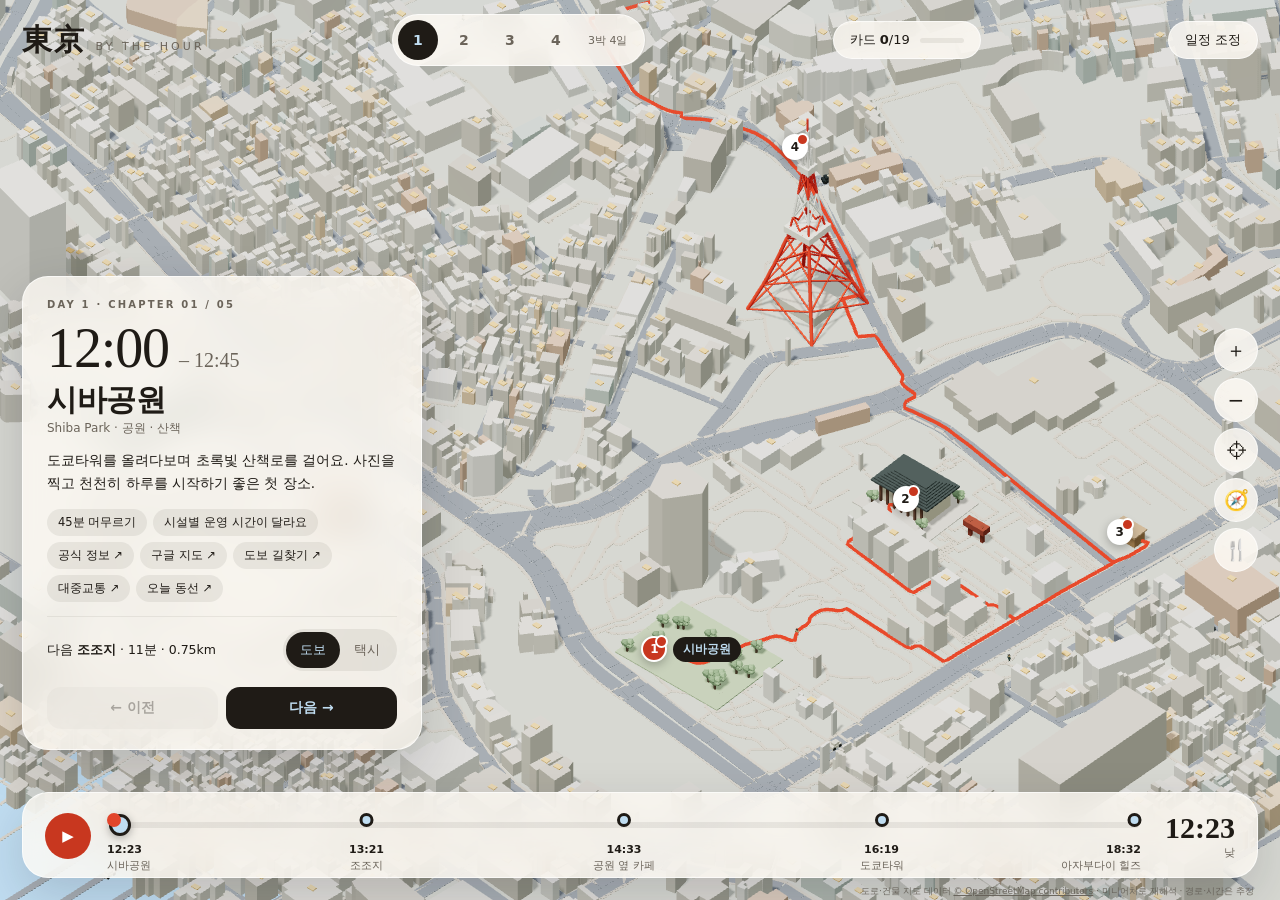
<file: index.html>
<!doctype html>
<html lang="ko">
<head>
<meta charset="utf-8">
<meta name="viewport" content="width=device-width,initial-scale=1,viewport-fit=cover">
<meta name="theme-color" content="#cfe4f2">
<title>Tokyo, by the hour · 시간으로 걷는 도쿄</title>
<meta name="description" content="하루를 시간 순서로 걷는 도쿄 여행 플래너. 타임라인을 움직이면 하늘이 바뀌고 도쿄타워에 불이 켜져요.">
<link rel="canonical" href="https://jaeyun0507.github.io/tokyo-miniature-trip/">
<link rel="icon" href="data:image/svg+xml,%3Csvg xmlns='http://www.w3.org/2000/svg' viewBox='0 0 32 32'%3E%3Crect width='32' height='32' rx='7' fill='%23e2452b'/%3E%3Ctext x='16' y='23' font-size='19' text-anchor='middle' font-family='serif' fill='%23fff'%3E%E6%9D%B1%3C/text%3E%3C/svg%3E">
<meta property="og:type" content="website">
<meta property="og:locale" content="ko_KR">
<meta property="og:site_name" content="Tokyo, by the hour">
<meta property="og:title" content="Tokyo, by the hour · 시간으로 걷는 도쿄">
<meta property="og:description" content="하루를 시간 순서로 걷는 도쿄 여행 플래너. 타임라인을 움직이면 하늘이 바뀌고 도쿄타워에 불이 켜져요.">
<meta property="og:url" content="https://jaeyun0507.github.io/tokyo-miniature-trip/">
<meta name="twitter:card" content="summary">
<meta name="twitter:title" content="Tokyo, by the hour · 시간으로 걷는 도쿄">
<meta name="twitter:description" content="하루를 시간 순서로 걷는 도쿄 여행 플래너. 타임라인을 움직이면 하늘이 바뀌고 도쿄타워에 불이 켜져요.">
<link rel="manifest" href="manifest.webmanifest">
<link rel="apple-touch-icon" href="icons/apple-touch-icon.png">
<meta name="mobile-web-app-capable" content="yes">
<meta name="apple-mobile-web-app-capable" content="yes">
<meta name="apple-mobile-web-app-title" content="Tokyo">
<meta name="format-detection" content="telephone=no">
<link rel="stylesheet" href="style.css">
<script type="importmap">{"imports":{"three":"./vendor/three.module.min.js"}}</script>
</head>
<body data-tone="day">
<div id="stage"><div id="canvas"></div><div id="pins"></div></div>

<header class="top">
  <a class="brand" href="./" aria-label="Tokyo, by the hour 처음으로">
    <span class="brand-kanji">東京</span>
    <span class="brand-text">by the hour</span>
  </a>
  <nav class="days" aria-label="여행 날짜">
    <button class="day active" data-day="1" aria-current="true">1</button>
    <button class="day" data-day="2">2</button>
    <button class="day" data-day="3">3</button>
    <button class="day" data-day="4">4</button>
    <span class="days-label">3박 4일</span>
  </nav>
  <button id="deck-btn" class="ghost deck-btn" aria-label="수집 카드"><span>카드 <b id="deck-n">0</b>/19</span><i class="deck-track"><i id="deck-bar" class="deck-fill"></i></i></button>
  <button id="open-plan" class="ghost">일정 조정</button>
</header>

<div class="tools" role="group" aria-label="지도 도구">
  <button id="zoom-in" aria-label="확대">＋</button>
  <button id="zoom-out" aria-label="축소">−</button>
  <button id="overview" aria-label="도시 전체 보기" title="전체 보기">⌖</button>
  <button id="explore-btn" aria-label="주변 장소 보기" aria-pressed="false" title="주변 장소">🧭</button>
  <button id="food-btn" aria-label="먹을텐데 맛집 목록" title="먹을텐데 맛집">🍴</button>
</div>

<!-- 스크립트가 시작되면 챕터 카드로 교체돼요. 스크립트 없이도 일정이 읽히도록 둔 정적 내용입니다. -->
<section id="card" aria-live="polite">
  <div class="eyebrow">Day 1 · Minato, Tokyo</div>
  <h2>도쿄타워를 따라 걷는 하루</h2>
  <ol>
    <li><b>시바공원 (Shiba Park)</b> — 도쿄타워를 바라보며 초록빛 산책로를 걸어요. 사진을 찍고 천천히 하루를 시작하기 좋은 첫 장소.</li>
    <li><b>조조지 (Zōjō-ji Temple)</b> — 오래된 사찰의 지붕 너머로 도쿄타워가 솟아 있어요. 경내와 산게다쓰몬을 천천히 둘러보세요.</li>
    <li><b>공원 옆 카페</b> — 공원 옆 베이커리 카페에서 빵과 커피로 쉬어가는 점심.</li>
    <li><b>도쿄타워 (Tokyo Tower)</b> — 도쿄를 상징하는 주황빛 철탑. 해 질 무렵 전망대에서 도시에 불이 켜지는 순간을 기다려 보세요.</li>
    <li><b>아자부다이 힐즈 (Azabudai Hills)</b> — 곡선형 건축과 녹색 광장, 상점과 마켓이 이어지는 마지막 코스. 가미야초역과 연결돼 있어요.</li>
  </ol>
</section>

<footer id="line">
  <button id="play" class="play" aria-label="하루 재생">▶</button>
  <div class="track">
    <input id="progress" type="range" min="0" max="1000" value="0" aria-label="하루의 시간 이동">
    <div id="stations"></div>
  </div>
  <div class="clockout" aria-hidden="true"><b id="clock">12:00</b><span id="phase">낮</span></div>
</footer>

<div id="sheet" hidden>
  <div class="sheet-body" role="dialog" aria-label="일정 조정">
    <h3>하루를 어떻게 걸을까요</h3>
    <label>출발 시간 <input id="start" type="time" value="12:00"></label>
    <fieldset>
      <legend>걷는 속도</legend>
      <label><input type="radio" name="pace" value="0.75"> 가볍게</label>
      <label><input type="radio" name="pace" value="1" checked> 여유롭게</label>
      <label><input type="radio" name="pace" value="1.25"> 천천히 오래</label>
    </fieldset>
    <p id="install-note" class="deck-note" hidden></p>
    <div class="sheet-actions"><button id="install" class="ghost" hidden>앱으로 설치</button><button id="sheet-cancel" class="ghost">닫기</button><button id="sheet-apply" class="primary">다시 계획하기</button></div>
  </div>
</div>

<div id="deck" hidden>
  <div class="sheet-body deck-body" role="dialog" aria-label="수집 카드">
    <h3>모은 카드</h3>
    <p class="deck-note">장소에 도착하면 카드를 얻어요. 이 브라우저에만 저장돼요.</p>
    <div id="deck-list"></div>
    <div class="sheet-actions"><button id="deck-close" class="primary">닫기</button></div>
  </div>
</div>

<div id="food" hidden>
  <div class="sheet-body deck-body" role="dialog" aria-label="먹을텐데 맛집">
    <h3>도쿄 맛집</h3>
    <div id="food-tabs" role="tablist" aria-label="맛집 종류">
      <button role="tab" data-tab="tv" aria-selected="true">먹을텐데</button>
      <button role="tab" data-tab="pick" aria-selected="false">미쉐린·현지 평가</button>
    </div>
    <p id="food-note" class="deck-note"></p>
    <div id="food-list"></div>
    <div class="sheet-actions"><button id="food-close" class="primary">닫기</button></div>
  </div>
</div>

<div id="empty-day" hidden>
  <span class="eyebrow">NEXT CHAPTER</span>
  <h2 id="empty-title"></h2>
  <p>이번 프로토타입은 첫째 날 도쿄타워 일대만 담고 있어요.<br>나머지 날은 아직 비어 있어요.</p>
  <button id="back-day" class="primary">첫째 날로 돌아가기</button>
</div>

<div id="explore" hidden><div id="explore-chips" role="group" aria-label="주변 장소 종류"></div></div>
<div id="poi" hidden></div>
<div id="map-status">도쿄의 작은 거리를 준비하고 있어요…</div>
<div class="attribution">도로·건물 지도 데이터 <a href="https://www.openstreetmap.org/copyright" target="_blank" rel="noopener">© OpenStreetMap contributors</a> · 미니어처로 재해석 · 경로·시간은 추정</div>
<noscript>
<section aria-label="Day 2~4 일정 요약">
  <h2>3박 4일 도쿄 여행 일정 (Day 2~4)</h2>
  <h3>Day 2 · 아사쿠사에서 스카이트리까지</h3>
  <ol>
    <li>가미나리몬 (Kaminarimon Gate): 아사쿠사 여행의 첫 관문인 붉은 등롱 문</li>
    <li>센소지 (Sensō-ji Temple): 나카미세 거리를 지나 본당까지</li>
    <li>스미다 공원 (Sumida Park): 스미다강변 산책로</li>
    <li>도쿄 스카이트리 (Tokyo Skytree): 높이 634m의 전파탑과 전망대</li>
    <li>도쿄 소라마치 (Tokyo Solamachi): 스카이트리 아래 복합 상업시설</li>
  </ol>
  <h3>Day 3 · 숲에서 교차로까지, 시부야 하루</h3>
  <ol>
    <li>메이지 신궁 (Meiji Jingu): 도심 속 숲길과 신사</li>
    <li>다케시타 거리 (Takeshita Street): 하라주쿠의 패션과 간식 거리</li>
    <li>오모테산도 (Omotesandō): 가로수길과 건축물</li>
    <li>시부야 스크램블 교차로 (Shibuya Crossing)</li>
    <li>시부야 스카이 (Shibuya Sky): 스크램블 스퀘어 옥상 전망 시설</li>
  </ol>
  <h3>Day 4 · 우에노에서 아키하바라까지</h3>
  <ol>
    <li>도쿄국립박물관 (Tokyo National Museum)</li>
    <li>우에노 온시공원 (Ueno Park)</li>
    <li>아메요코 시장 (Ameya-Yokochō)</li>
    <li>아키하바라 (Akihabara): 전자제품과 서브컬처 거리</li>
  </ol>
  <p>3D 지도는 JavaScript가 필요해요. 운영시간과 요금은 각 장소의 공식 사이트에서 확인해 주세요.</p>
</section>
</noscript>
<div id="toast" role="status"></div>
<script type="module" src="app.js"></script>
</body>
</html>
</file>
<file: style.css>
:root{
  --serif:"Iowan Old Style","Palatino Linotype","Book Antiqua",Georgia,"Noto Serif KR","Nanum Myeongjo","Batang",serif;
  --sans:system-ui,-apple-system,"Segoe UI","Malgun Gothic","Noto Sans KR",sans-serif;
  --accent:#e2452b; --accent-strong:#c8371f;
  --ink:#1f1b16; --ink-2:#6b645a; --glass:rgba(255,252,246,.80); --glass-line:rgba(255,255,255,.65); --chip:rgba(31,27,22,.07);
  --sky:#cfe4f2;
}
body[data-tone="night"]{
  --ink:#f3efe6; --ink-2:#b4b0c4; --glass:rgba(22,24,44,.74); --glass-line:rgba(255,255,255,.12); --chip:rgba(255,255,255,.10);
}
*{box-sizing:border-box}
html,body{height:100%;margin:0;overflow:hidden}
body{font-family:var(--sans);color:var(--ink);background:var(--sky);font-size:14px;-webkit-font-smoothing:antialiased}
button,input{font:inherit;color:inherit}
button{cursor:pointer;border:0;background:none}
a{color:inherit}
:focus-visible{outline:3px solid var(--accent);outline-offset:3px}

#stage,#canvas,#pins{position:fixed;inset:0}
#canvas canvas{display:block;width:100%;height:100%}
#pins{pointer-events:none}

/* top bar */
.top{position:fixed;z-index:10;top:0;left:0;right:0;display:flex;align-items:center;justify-content:space-between;gap:12px;padding:calc(14px + env(safe-area-inset-top)) 22px 0;pointer-events:none}
.top>*{pointer-events:auto}
.brand{display:flex;align-items:baseline;gap:10px;text-decoration:none}
.brand-kanji{font-family:var(--serif);font-size:30px;letter-spacing:.06em;font-weight:700}
.brand-text{font-size:11px;letter-spacing:.28em;text-transform:uppercase;color:var(--ink-2)}
.days{display:flex;align-items:center;gap:6px;background:var(--glass);border:1px solid var(--glass-line);backdrop-filter:blur(14px);padding:5px;border-radius:999px;transition:background .6s}
.day{width:40px;height:40px;border-radius:50%;font-weight:600;color:var(--ink-2)}
.day.active{background:var(--ink);color:var(--sky)}
.days-label{font-size:11px;color:var(--ink-2);padding:0 12px 0 6px}
.ghost{padding:9px 16px;border-radius:999px;background:var(--glass);border:1px solid var(--glass-line);backdrop-filter:blur(14px);font-size:13px;transition:background .6s}
.primary{padding:12px 22px;min-height:44px;border-radius:999px;background:var(--accent-strong);color:#fff;font-weight:600}

/* map tools */
.tools{position:fixed;z-index:10;right:22px;top:50%;transform:translateY(-50%);display:grid;gap:6px}
.tools button{width:44px;height:44px;border-radius:50%;background:var(--glass);border:1px solid var(--glass-line);backdrop-filter:blur(14px);font-size:20px;transition:background .6s}

/* chapter card */
#card{position:fixed;z-index:10;left:22px;bottom:150px;width:min(400px,calc(100vw - 44px));padding:22px 24px 20px;border-radius:26px;background:var(--glass);border:1px solid var(--glass-line);backdrop-filter:blur(18px);box-shadow:0 18px 50px rgba(20,24,40,.18);transition:background .6s,color .6s}
.eyebrow{font-size:10px;font-weight:700;letter-spacing:.22em;color:var(--ink-2);text-transform:uppercase}
.clock{font-family:var(--serif);font-size:56px;line-height:1;letter-spacing:-.02em;margin:10px 0 6px;font-variant-numeric:tabular-nums}
.clock span{font-size:20px;color:var(--ink-2);margin-left:10px;letter-spacing:0}
#card h2{font-family:var(--serif);font-size:30px;line-height:1.2;margin:4px 0 2px;font-weight:700;letter-spacing:-.01em}
.sub{margin:0 0 12px;color:var(--ink-2);font-size:12px}
.desc{margin:0 0 14px;line-height:1.7;font-size:13.5px}
.chips{display:flex;flex-wrap:wrap;gap:6px;margin-bottom:14px}
.chips span,.chips a{padding:6px 11px;border-radius:999px;background:var(--chip);font-size:11.5px;text-decoration:none}
.chips a:hover{background:var(--accent-strong);color:#fff}
.leg{display:flex;align-items:center;justify-content:space-between;gap:10px;padding:12px 0;border-top:1px solid var(--chip);font-size:12.5px}
.leg b{font-weight:600}
.seg{display:inline-flex;background:var(--chip);border-radius:999px;padding:3px}
.seg button{padding:9px 14px;min-height:36px;border-radius:999px;font-size:12.5px;color:var(--ink-2)}
.seg button.on{background:var(--ink);color:var(--sky)}
.nav{display:flex;gap:8px;margin-top:4px}
.nav button{flex:1;padding:12px;border-radius:14px;background:var(--chip);font-weight:600}
.nav .next{background:var(--ink);color:var(--sky)}
.nav button[disabled]{opacity:.35;cursor:default}

/* pins */
.pin{position:absolute;pointer-events:auto;transform:translate(-50%,-100%);display:flex;align-items:center;gap:6px;white-space:nowrap}
.pin i{font-style:normal;width:26px;height:26px;border-radius:50%;display:grid;place-items:center;background:#fff;color:#1f1b16;font-weight:700;font-size:12px;box-shadow:0 3px 10px rgba(0,0,0,.25);border:2px solid #fff}
.pin span{display:none;background:var(--ink);color:var(--sky);padding:5px 10px;border-radius:999px;font-size:11.5px;font-weight:600}
.pin.selected i{background:var(--accent-strong);color:#fff;border-color:#fff}
.pin.selected span{display:block}

/* timeline */
#line{position:fixed;z-index:10;left:22px;right:22px;bottom:calc(22px + env(safe-area-inset-bottom));display:flex;align-items:center;gap:18px;padding:16px 22px 14px;border-radius:26px;background:var(--glass);border:1px solid var(--glass-line);backdrop-filter:blur(18px);box-shadow:0 18px 50px rgba(20,24,40,.16);transition:background .6s}
.play{flex:none;width:46px;height:46px;border-radius:50%;background:var(--accent-strong);color:#fff;font-size:15px}
.track{position:relative;flex:1;height:54px}
#progress{position:absolute;left:0;right:0;top:6px;width:100%;margin:0;height:20px;background:transparent;-webkit-appearance:none;appearance:none}
#progress::-webkit-slider-runnable-track{height:6px;border-radius:3px;background:linear-gradient(90deg,var(--accent) var(--fill,0%),var(--chip) var(--fill,0%))}
#progress::-moz-range-track{height:6px;border-radius:3px;background:var(--chip)}
#progress::-moz-range-progress{height:6px;border-radius:3px;background:var(--accent)}
#progress::-webkit-slider-thumb{-webkit-appearance:none;width:22px;height:22px;margin-top:-8px;border-radius:50%;background:var(--sky);border:3px solid var(--ink);box-shadow:0 2px 8px rgba(0,0,0,.3)}
#progress::-moz-range-thumb{width:16px;height:16px;border-radius:50%;background:var(--sky);border:3px solid var(--ink)}
#stations{position:absolute;left:0;right:0;top:0;height:100%;pointer-events:none}
.st{position:absolute;top:0;transform:translateX(-50%);display:flex;flex-direction:column;align-items:center;gap:2px;pointer-events:auto;font-size:11px;color:var(--ink-2)}
.st:first-child{transform:translateX(-8px);align-items:flex-start}
.st:last-child{transform:translateX(calc(-100% + 8px));align-items:flex-end}
.st i{width:14px;height:14px;border-radius:50%;border:3px solid var(--ink);background:var(--sky);margin-top:3px;position:relative;z-index:2}
.st.on i{background:var(--accent);border-color:var(--accent)}
.st.past i{background:var(--ink)}
.st b{margin-top:14px;font-size:11px;color:var(--ink);font-variant-numeric:tabular-nums}
.st em{font-style:normal;max-width:84px;overflow:hidden;text-overflow:ellipsis;white-space:nowrap}
.clockout{flex:none;text-align:right;min-width:78px}
.clockout b{display:block;font-family:var(--serif);font-size:30px;line-height:1;font-variant-numeric:tabular-nums}
.clockout span{font-size:11px;color:var(--ink-2)}

/* sheet / empty / misc */
#sheet{position:fixed;inset:0;z-index:30;background:rgba(10,12,24,.45);display:flex;align-items:flex-end;justify-content:center}
#sheet[hidden],#empty-day[hidden],#map-status[hidden]{display:none}
.sheet-body{width:min(460px,100%);background:#fffaf1;color:#1f1b16;border-radius:26px 26px 0 0;padding:26px 24px calc(24px + env(safe-area-inset-bottom));display:grid;gap:16px}
.sheet-body h3{font-family:var(--serif);font-size:24px;margin:0}
.sheet-body label{display:flex;flex-direction:column;gap:6px;font-size:12px;color:#6b645a}
.sheet-body input[type=time]{padding:10px;border-radius:12px;border:1px solid #e3dccf;background:#fff;font-size:16px;color:#1f1b16}
fieldset{border:0;padding:0;margin:0;display:grid;gap:8px}
legend{font-size:12px;color:#6b645a;margin-bottom:6px}
fieldset label{flex-direction:row;align-items:center;gap:10px;font-size:14px;color:#1f1b16}
.sheet-actions{display:flex;gap:10px;justify-content:flex-end}
.sheet-body .ghost{background:#efe9dc;border-color:transparent;color:#1f1b16}
#empty-day{position:fixed;inset:0;z-index:20;background:rgba(238,233,222,.82);backdrop-filter:blur(10px);display:flex;flex-direction:column;align-items:center;justify-content:center;text-align:center;padding:30px;color:#1f1b16}
#empty-day h2{font-family:var(--serif);font-size:44px;margin:14px 0}
#empty-day p{color:#6b645a;line-height:1.8;margin:0 0 20px}
#map-status{position:fixed;z-index:15;top:46%;left:50%;transform:translate(-50%,-50%);background:var(--glass);border-radius:16px;padding:16px 20px;font-size:13px;text-align:center}
.attribution{position:fixed;z-index:9;right:26px;bottom:2px;font-size:9px;color:var(--ink-2);opacity:.9}
.attribution a{color:inherit}
#toast{position:fixed;z-index:40;bottom:130px;left:50%;transform:translateX(-50%);background:#1f1b16;color:#fff;padding:12px 18px;border-radius:12px;display:none;max-width:90vw;font-size:13px}

@media(max-width:760px){
  .top{padding:calc(10px + env(safe-area-inset-top)) 12px 0}
  .brand-text,.days-label{display:none}
  .brand-kanji{font-size:24px}
  .ghost{padding:8px 12px;font-size:12px}
  .tools{right:12px;top:auto;bottom:calc(262px + env(safe-area-inset-bottom));transform:none;grid-auto-flow:column}
  .tools button{width:38px;height:38px}
  #card{left:12px;right:12px;width:auto;bottom:calc(122px + env(safe-area-inset-bottom));padding:16px 18px 14px;border-radius:22px}
  .clock{font-size:40px;margin:6px 0 2px}.clock span{font-size:15px}
  #card h2{font-size:23px}
  .desc{display:none}
  .chips{margin-bottom:8px}.chips span:nth-child(2){display:none}
  .nav button{padding:10px}
  #line{left:12px;right:12px;bottom:calc(12px + env(safe-area-inset-bottom));gap:10px;padding:12px 14px 10px;border-radius:22px}
  .play{width:40px;height:40px}
  .clockout{display:none}
  .st em{display:none}.st.on em{display:block}
  .attribution{display:none}
}
@media(prefers-reduced-motion:reduce){*{transition:none!important;scroll-behavior:auto}}

/* 수집 카드 */
.deck-btn{display:flex;align-items:center;gap:10px}
.deck-track{display:block;width:44px;height:5px;border-radius:99px;background:var(--chip);overflow:hidden}
.deck-fill{display:block;height:100%;width:0;background:var(--accent-strong);transition:width .4s}
.pin.new i::after{content:"";position:absolute;top:-3px;right:-3px;width:9px;height:9px;border-radius:50%;background:var(--accent-strong);border:2px solid #fff}
.pin i{position:relative}
.got{margin-left:8px;padding:2px 8px;border-radius:99px;background:var(--accent-strong);color:#fff;font-size:10px;letter-spacing:0;text-transform:none}
#deck{position:fixed;inset:0;z-index:30;background:rgba(10,12,24,.45);display:flex;align-items:flex-end;justify-content:center}
#deck[hidden]{display:none}
.deck-body{max-height:86vh;overflow:auto}
.deck-note{margin:0;font-size:12px;color:#6b645a}
#deck-list section{margin-top:14px}
#deck-list h4{margin:0 0 8px;font-size:13px}
#deck-list h4 em{font-style:normal;color:#6b645a;font-weight:400;margin-left:6px}
#deck-list ul{list-style:none;margin:0;padding:0;display:grid;grid-template-columns:repeat(auto-fill,minmax(130px,1fr));gap:8px}
#deck-list li{display:flex;flex-direction:column;gap:3px;padding:10px 12px;border-radius:12px;background:#efe9dc;color:#6b645a;min-height:56px}
#deck-list li.on{background:#fff;border:1px solid #e3dccf;color:#1f1b16}
#deck-list li b{font-size:13px}
#deck-list li span{font-size:11px;color:#6b645a}
@media (max-width:760px){.deck-btn .deck-track{display:none}}

/* 모바일 상단바: 한 줄에 맞추기 */
@media (max-width:760px){
  .top{gap:6px}
  .ghost{padding:8px 11px;font-size:12px;white-space:nowrap}
  .day{width:34px;height:34px}
  .brand-kanji{white-space:nowrap}
}
@media (max-width:430px){.brand{display:none}.top{justify-content:center}}
.deck-body .sheet-actions{position:sticky;bottom:0;background:#fffaf1;padding-top:10px;margin-top:10px}

/* 먹을텐데 맛집 */
#food{position:fixed;inset:0;z-index:30;background:rgba(10,12,24,.45);display:flex;align-items:flex-end;justify-content:center}
#food[hidden]{display:none}
#food-list section{margin-top:14px}
#food-list h4{margin:0 0 8px;font-size:13px}
.food-item{padding:12px 14px;margin-bottom:8px;border-radius:14px;background:#fff;border:1px solid #e3dccf;color:#1f1b16}
.food-head{display:flex;align-items:center;gap:8px;flex-wrap:wrap}
.food-head b{font-size:15px}
.tv{padding:2px 8px;border-radius:99px;background:#c8371f;color:#fff;font-size:10.5px;font-weight:600}
.food-en{margin:2px 0 0;font-size:12px;color:#6b645a}
.food-addr{margin:6px 0 8px;font-size:12px;color:#6b645a;line-height:1.5}
.food-links{display:flex;flex-wrap:wrap;gap:6px 12px}
.food-links a{font-size:12px;color:#c8371f;text-decoration:none}
.food-links a:hover{text-decoration:underline}
#food-tabs{display:flex;gap:6px;margin:4px 0 8px}
#food-tabs button{padding:8px 14px;border-radius:999px;background:#efe9dc;color:#1f1b16;font-size:12.5px;font-weight:600}
#food-tabs button[aria-selected="true"]{background:#1f1b16;color:#fffaf1}
.tag{padding:2px 8px;border-radius:99px;font-size:10.5px;font-weight:600;color:#fff}
.tag.mich{background:#b3202a}
.tag.tabe{background:#7a5c1e}
.tag.gmap{background:#2f6b3f}

/* 앱처럼 쓰기: 터치 기본 동작 정리 */
html,body{overscroll-behavior:none;height:100dvh}
*{-webkit-tap-highlight-color:transparent}
button,input[type=range]{touch-action:manipulation}
.grab{display:none}
.more{display:block}
#install[hidden],#install-note[hidden]{display:none}

/* 모바일: 카드를 아래에서 올라오는 시트로. 기본은 작게, 손잡이를 누르거나 위로 밀면 펼쳐져요 */
@media(max-width:760px){
  #card{padding:6px 18px 14px;touch-action:pan-y}
  .grab{display:flex;justify-content:center;width:100%;min-height:28px;align-items:center;margin:0 0 2px}
  .grab i{display:block;width:44px;height:5px;border-radius:99px;background:var(--ink-2);opacity:.45}
  #card .more{display:none}
  #card.open .more{display:block;max-height:34vh;overflow:auto}
  #card.open .desc{display:block}
  #card.open .chips span:nth-child(2){display:inline-block}
  .clock{font-size:34px;margin:4px 0 0}
  #card h2{font-size:21px}
  .sub{margin-bottom:8px}
  .tools{top:calc(64px + env(safe-area-inset-top));bottom:auto;right:12px;grid-auto-flow:row}
  .tools button{width:44px;height:44px}
  .nav button,.seg button{min-height:44px}
  .st{min-width:44px}
}
@media(max-width:760px) and (max-height:620px){ #card .eyebrow,#card .sub{display:none} }
@media(max-width:760px){ #card:not(.open) .sub{display:none} #card:not(.open) .leg{padding:8px 0} }

/* 주변 장소 */
#explore{position:fixed;z-index:11;left:50%;transform:translateX(-50%);top:calc(64px + env(safe-area-inset-top));max-width:calc(100vw - 24px)}
#explore[hidden],#poi[hidden]{display:none}
#explore-chips{display:flex;gap:6px;overflow-x:auto;padding:4px;scrollbar-width:none}
#explore-chips button{display:flex;align-items:center;gap:6px;padding:8px 12px;min-height:36px;border-radius:999px;background:var(--glass);border:1px solid var(--glass-line);backdrop-filter:blur(14px);font-size:12px;white-space:nowrap;color:var(--ink)}
#explore-chips button[aria-pressed="false"]{opacity:.45}
#explore-chips i{width:10px;height:10px;border-radius:50%;display:block}
#explore-btn[aria-pressed="true"]{background:var(--ink);color:var(--sky)}
#poi{position:fixed;z-index:12;left:50%;transform:translateX(-50%);top:calc(112px + env(safe-area-inset-top));width:min(340px,calc(100vw - 24px));padding:14px 40px 12px 16px;border-radius:18px;background:var(--glass);border:1px solid var(--glass-line);backdrop-filter:blur(18px);box-shadow:0 12px 36px rgba(20,24,40,.2);display:grid;gap:4px}
#poi b{font-size:16px;font-family:var(--serif)}
#poi span,#poi small{font-size:12px;color:var(--ink-2)}
.poi-links{display:flex;gap:12px;margin:4px 0}
.poi-links a{font-size:13px;color:var(--accent-strong);font-weight:600}
.poi-x{position:absolute;top:6px;right:6px;width:36px;height:36px;border-radius:50%;font-size:20px}
@media(max-width:760px){#explore{top:calc(60px + env(safe-area-inset-top))}}
@media(max-width:760px){ .tools{top:calc(108px + env(safe-area-inset-top)) !important} #poi{top:calc(112px + env(safe-area-inset-top));width:calc(100vw - 116px);left:12px;transform:none} }
@media(max-width:760px){ .tools{top:calc(106px + env(safe-area-inset-top)) !important;gap:4px} .tools button{width:40px;height:40px} }
@media(max-width:760px){ .tools{grid-template-columns:repeat(2,40px);grid-auto-flow:row !important} }
</file>
